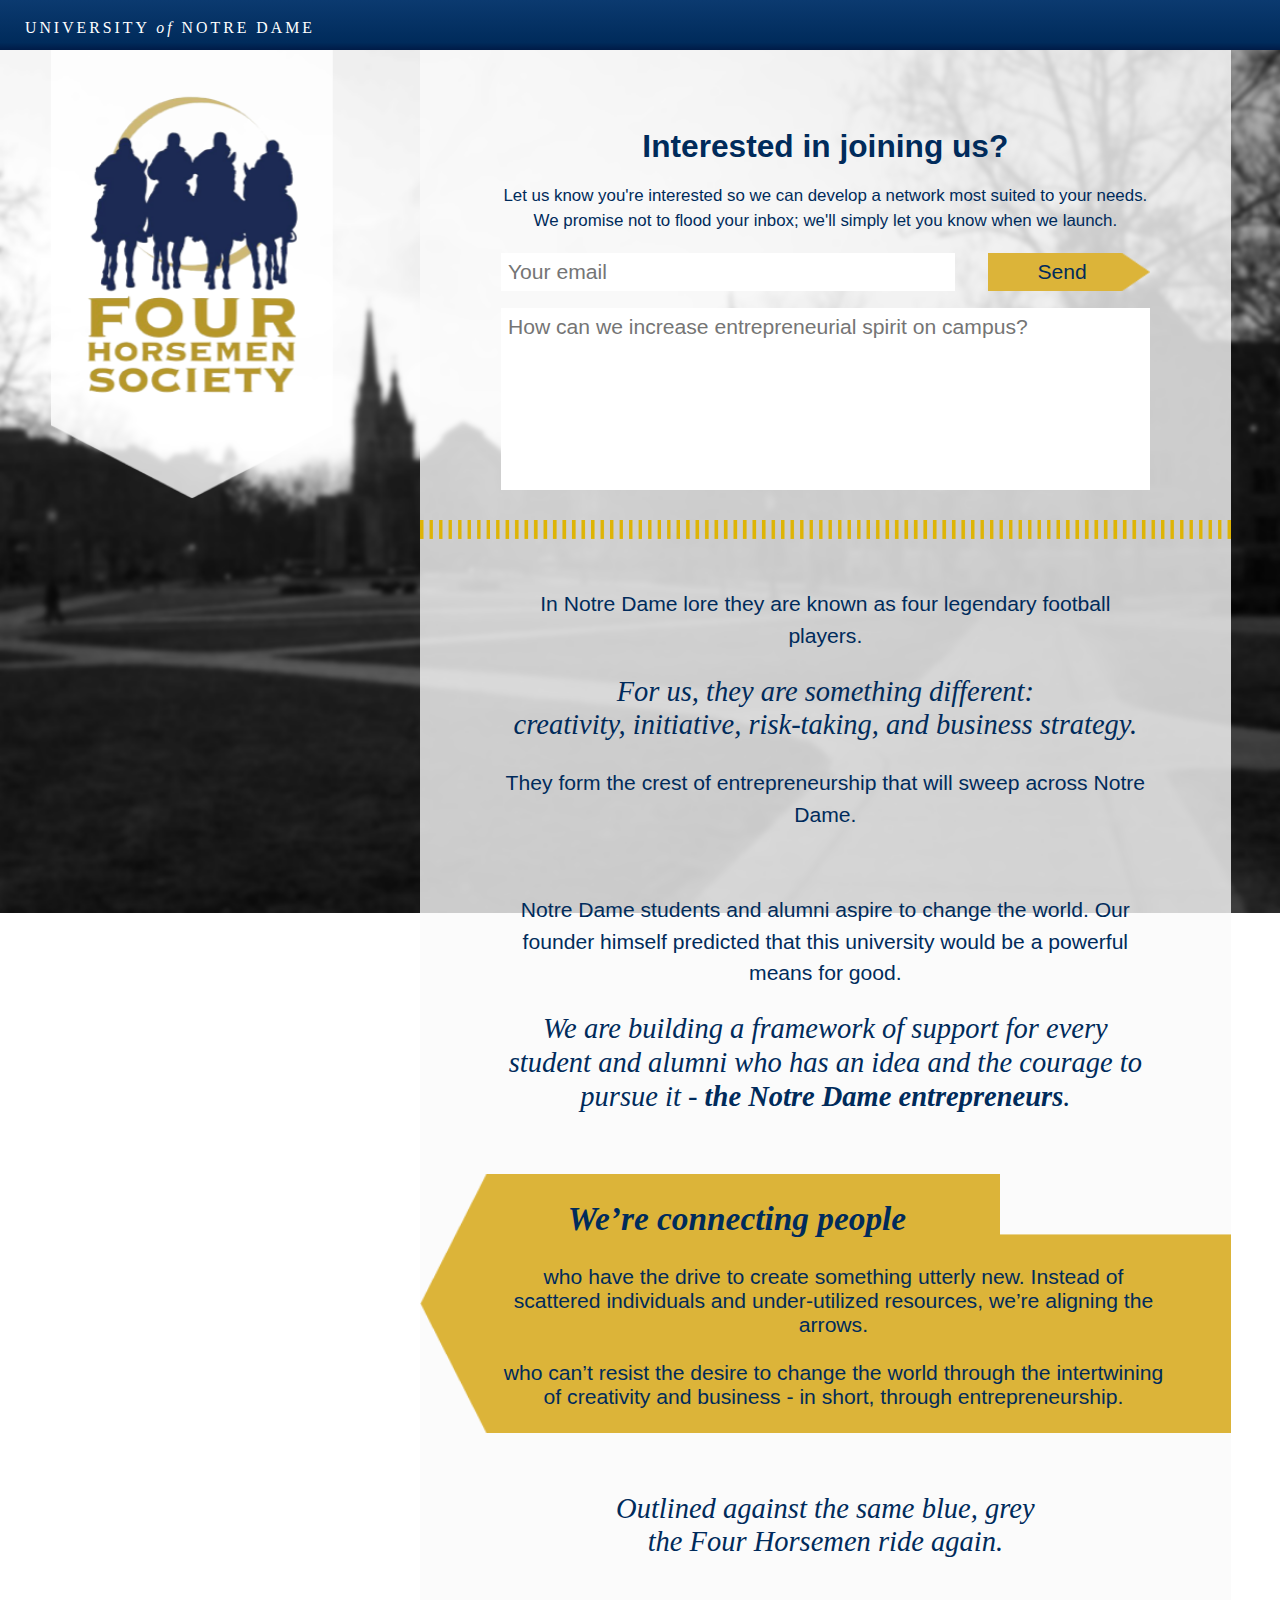
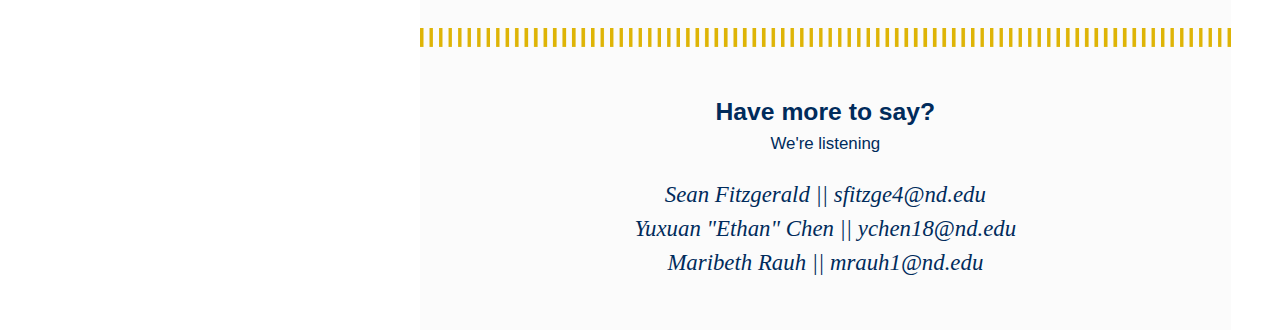
<file: index.html>
<!DOCTYPE html>
<html lang="en">
	<head>
		<meta charset="utf-8">
		<meta name="viewport" content="width=device-width" />
		<meta name="author" content="Yuxuan 'Ethan' Chen, Maribeth Rauh // Department of Computer Science and Engineering // University of Notre Dame">
		<link rel="shortcut icon" type="image/png" href="img/favicon.png"/>
        <title>Four Horsemen Founder Society</title>
        <link type="text/css" rel="stylesheet" href="stylesheets/index.css">
        <link type="text/css" rel="stylesheet" media="only screen and (max-width: 700px)" href="stylesheets/mobile.css" />
        <script src="script/jquery-1.11.0.min.js"></script>
        <script src="script/parse-1.2.18.min.js"></script>
	</head>

	<body>
		<!-- ND Web Design Standards Recommended header -->
		<header id="ND-standard-header" role="banner"> 
				<a href="http://nd.edu" id="banner-link">
					University 
					<i>of</i>
					 Notre Dame
				</a>
		</header>

		<div id="three-column-layout">
		<!-- Menu on the far left-hand side -->
			<nav class="main-menu-container">
				<ol>
					<li>About</li>
					<li>Resources</li>
					<li>Join Us</li>
					<li>Sign In</li>
				</ol>
			</nav>

			<!-- Nests the center and right conent areas -->
			<div id="middle-right-column-group">
				<!-- Banner with 4HS logo -->
				<div id="logo-banner-container">
					<div id="logo-banner">
						<img src="img/logo-banner_80.png" id="logo"/>
					</div>
				</div>

				<!-- Main, scrollable content area with footer at bottom -->
				<main>
					<form action="" id="feedback-form" name="feedback-form" method="post" name="sign-up-form">
						<h2 id="demands-testing-header">Interested in joining us?</h2>
						<p id="demands-testing-info">Let us know you're interested so we can develop a network most suited to your needs. We promise not to flood your inbox; we'll simply let you know when we launch.</p>
						<input id="basic-email-input" type="email" placeholder="Your email" name="email-input"/>
						<input id="basic-email-submit" type="submit" value="Send"/>
						<br>
						<textarea id="basic-idea-input" rows="7" cols="38" placeholder="How can we increase entrepreneurial spirit on campus?" spellcheck="true" name="idea-input"></textarea>
					</form>

					<img src="img/Linework-large hash-gold.png" id="dashed-line"/>

                    <div id="about-us">
                        <p>In Notre Dame lore they are known as four legendary football players.</p>
                        <blockquote><em>For us, they are something different: <br> creativity, initiative, risk-taking, and business strategy.</em></blockquote>
                        <p>They form the crest of entrepreneurship that will sweep across Notre Dame.</p>
                        <br><br>
                        <p>Notre Dame students and alumni aspire to change the world. Our founder himself predicted that this university would be a powerful means for good.</p>
                        <blockquote><em>We are building a framework of support for every student and alumni who has an idea and the courage to pursue it - <strong>the Notre Dame entrepreneurs</strong>.</em></blockquote> 
                        <div id="about-us-main-idea">
                            <h3><em>We’re connecting people</em></h3>
                            <p>who have the drive to create something utterly new. Instead of scattered individuals and under-utilized resources, we’re aligning the arrows.</p>
                            <br>
                            <p>who can’t resist the desire to change the world through the intertwining of creativity and business - in short, through entrepreneurship.</p>
                        </div>
                        <blockquote><em>Outlined against the same blue, grey <br>the Four Horsemen ride again.</em></blockquote>
                    </div>

					<img src="img/Linework-large hash-gold.png" id="dashed-line"/>

					<footer>
						<h3>Have more to say?</h3>
						<p>We're listening<p>
						<p>
							<em>Sean Fitzgerald || sfitzge4@nd.edu
								<br>Yuxuan "Ethan" Chen || ychen18@nd.edu
								<br>Maribeth Rauh || mrauh1@nd.edu
							</em>
						</p>
					</footer>
				</main>
			</div>
		</div>
		<script>
		  (function(i,s,o,g,r,a,m){i['GoogleAnalyticsObject']=r;i[r]=i[r]||function(){
		  (i[r].q=i[r].q||[]).push(arguments)},i[r].l=1*new Date();a=s.createElement(o),
		  m=s.getElementsByTagName(o)[0];a.async=1;a.src=g;m.parentNode.insertBefore(a,m)
		  })(window,document,'script','script/analytics.js','ga');

		  ga('create', 'UA-39341559-2', 'nd.edu');
		  ga('send', 'pageview');

		</script>
		<script src="script/uploadData.js"></script>
	</body>
</html>
</file>
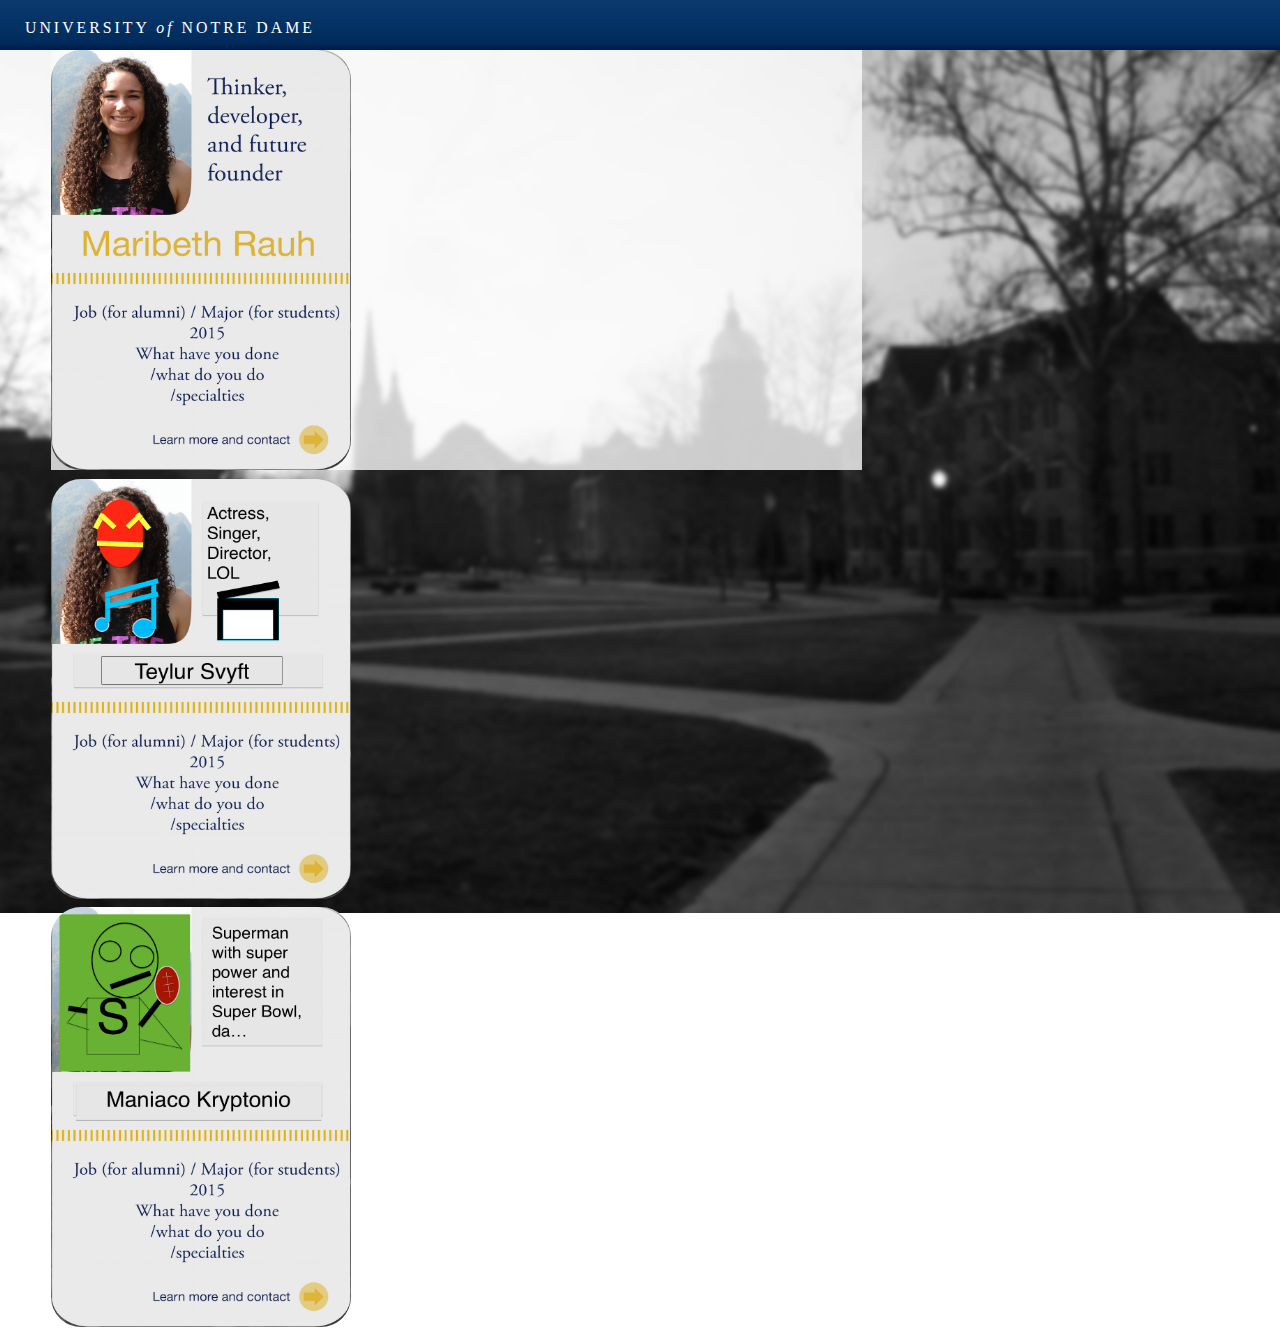
<file: resume.html>
<!-- resume.html
  -- The resume book page that includes student resumes in the form of baseball cards.
  -- ==================================================
  --				 VERSION HISTORY
  -- ==================================================
  -- + V0.9  				     	Posted Feb 20, 2014
  --   * Set up the basic framework.
  -- ==================================================
  -->

<!DOCTYPE html>
<html lang="en">
	<head>
		<meta charset="utf-8">
		<meta name="author" content="Yuxuan 'Ethan' Chen, Maribeth Rauh // Department of Computer Science and Engineering // University of Notre Dame">
        <title>Four Horsemen Founder Society</title>
        <link type="text/css" rel="stylesheet" href="stylesheets/index.css">

        <!-- Include JQuery and Javascript
          --   Editted by Ethan on 2/20/2014
          -->

	</head>

	<body>

		<script src="http://ajax.googleapis.com/ajax/libs/jquery/1.7.1/jquery.min.js" type="text/javascript"></script>
		<script src="script/jquery-ui-1.10.4.custom.min.js" type="text/javascript"></script>
		<script src="script/jquery.mousewheel.min.js" type="text/javascript"></script>
		<script src="script/jquery.smoothdivscroll-1.2.js" type="text/javascript"></script>
		<!-- ND Web Design Standards Recommended header -->
		<header id="ND-standard-header" role="banner"> 
				<a href="http://nd.edu" id="banner-link">
					University 
					<i>of</i>
					 Notre Dame
				</a>
		</header>

		<div id="3-column-layout">
		<!-- Menu on the far left-hand side -->
			<nav class="main-menu-container">
				<ol>
					<li>About</li>
					<li>Resources</li>
					<li>Join Us</li>
					<li>Sign In</li>
				</ol>
			</nav>

			<!-- Nests the center and right conent areas -->
			<div id="middle-right-column-group">
				<!-- Main, scrollable content area with footer at bottom -->
				<main>

					<!-- Resume book 
					  -- 	Edited by Ethan on February 20, 2014
					  						on March 26, 2014
					  							Changed the structure. 
					  -->
					
					<div class="resume-content">
							<div class="resume-card"><img src="img/resume/resume-1.png"></div>
							<div class="resume-card"><img src="img/resume/resume-2.png"></div>
							<div class="resume-card"><img src="img/resume/resume-3.png"></div>
					</div> <!-- resume-content -->
				</main>
			</div>
		</div>

		<script type="text/javascript">
		// Initialize the plugin with no custom options
		$(document).ready(function () {
			// None of the options are set
			$("#resume-content").smoothDivScroll({
				
        mousewheelScrolling: "allDirections",
        manualContinuousScrolling: true
			});
		});
	</script>

	</body>
</html>
</file>
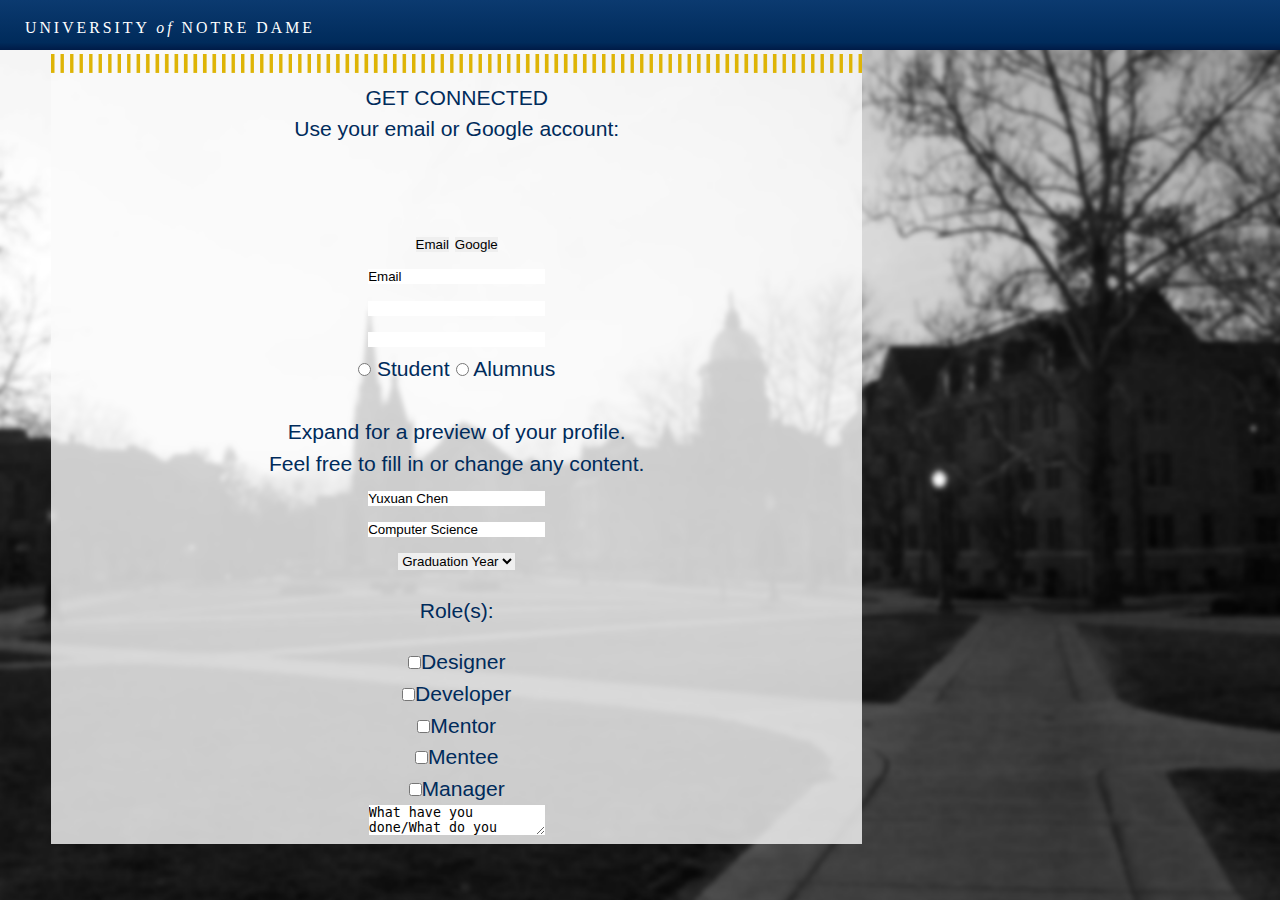
<file: signup.html>
<!-- signup.html
	 Sign up page for both ND students and alumni.
==================================================
				 VERSION HISTORY
==================================================
 + V0.9  					   Posted Feb 12, 2014
   - Set up the basic framework.
==================================================
-->
<!DOCTYPE html>
<html lang="en">
	<head>
		<meta charset="utf-8">
		<meta name="author" content="Yuxuan 'Ethan' Chen, Maribeth Rauh // Department of Computer Science and Engineering // University of Notre Dame">
        <title>Four Horsemen Founder Society</title>
        <link type="text/css" rel="stylesheet" href="stylesheets/index.css">
	</head>

	<body>
		<!-- ND Web Design Standards Recommended header -->
		<header id="ND-standard-header" role="banner"> 
				<a href="http://nd.edu" id="banner-link">
					University 
					<i>of</i>
					 Notre Dame
				</a>
		</header>

		<div id="3-column-layout">
		<!-- Menu on the far left-hand side -->
			<nav class="main-menu-container">
				<ol>
					<li>About</li>
					<li>Resources</li>
					<li>Join Us</li>
					<li>Sign In</li>
				</ol>
			</nav>

			<!-- Nests the center and right conent areas -->
			<div id="middle-right-column-group">
				<!-- Main, scrollable content area with footer at bottom -->
				<main>
					<img src="img/Linework-large hash-gold.png" id="dashed-line"/>
					<p>GET CONNECTED</p>
					<p>Use your email or Google account:</p>
					<form>
					<button>Email</button>
					<button>Google</button><br>
					<input type="email" value="Email"><br>
					<input type="password" value=""><br>
					<input type="password" value=""><br>
					<div><input type="radio"><label> Student </label><input type="radio"><label> Alumnus </label></div><br>
					<label>Expand for a preview of your profile.<br>Feel free to fill in or change any content.</label><br>
					<input type="text" value="Yuxuan Chen"><br>
					<input type="text" value="Computer Science"><br>
					<select>
						<option value="">Graduation Year</option>
						<option>2014</option>
						<option>2015</option>
						<option>2016</option>
						<option>2017</option>
					</select><br>
					<p>Role(s):</p>
					<input type="checkbox" >Designer<br>
					<input type="checkbox" >Developer<br>
					<input type="checkbox" >Mentor<br>
					<input type="checkbox" >Mentee<br>
					<input type="checkbox" >Manager<br>
					<textarea>What have you done/What do you do/Specialities</textarea>
					</form>
				</main>
			</div>
		</div>
	</body>
</html>
</file>
<file: stylesheets/index.css>
*, *:before, *:after{
	padding: 0;
	border: none;
	margin: 0;
	-moz-box-sizing: border-box; -webkit-box-sizing: border-box; box-sizing: border-box; /* Use border box model */
}
html {
		background: url(../img/background-stonehenge.png) no-repeat center center fixed;
-webkit-background-size: cover;
   -moz-background-size: cover;
  	 -o-background-size: cover;
  		background-size: cover;
  		color: #002b5b;
  		font-family: "Adobe Garamond Pro", Garamond, Georgia, Times, "Times New Roman", serif;
}
body {
  	font-size: 1.1em;
}
@media (max-width: 800px) {
  body {
   font-size: 1em; 
  }
}
@media (max-width: 600px) {
  body {
   font-size: .9em; 
  }
  input[type="submit"] {
  	font-size: .7em;
  }
}

/* For "of" in banner at top */
i {
	text-transform: none;
}
a:link#banner-link {
	color: inherit;
	text-decoration: none;
}
a:visited#banner-link {
	color: inherit;
	text-decoration: none;
}
blockquote {
    padding: 3% 10%;
}
em {
	font-family: "Adobe Garamond Pro", Garamond, Georgia, Times, "Times New Roman", serif;
    font-size: 1.35em;
}

/* =Header
-------------------------------------------------------------- */
#ND-standard-header {
	/* The old syntax, deprecated, but still needed, prefixed, for WebKit-based and old browsers */
	background: -prefix-linear-gradient(top, #0B3A70, #002b5b 85%, #001b47);
	/* The new syntax needed by standard-compliant browsers (Opera 12.1, IE 10, Fx 16 onwards), without prefix */
	background: linear-gradient(to bottom, #0B3A70, #002b5b 85%, #001b47);
	/*background-color: 	#002b5b;*/
	height: 50px;
	padding-left: 25px;
	line-height: 3.5em;
	margin: 0px;
	font-size: 	.9em;
	text-transform: uppercase;
	letter-spacing: 3px;
	color: white;
	font-weight: normal;
	position: fixed;
	width: 100%;
}

/* =Three Column Layout
-------------------------------------------------------------- */
.main-menu-container {
	width: 15%;
	float: left;
	margin-top: 50px;
}
#middle-right-column-group {
	float: right;
	/*width: 85%;*/
	/* Remove next two CSS rules when navigation bar added */
	width: 100%;
	padding-left: 4%;
	margin-top: 50px;
}
#logo-banner-container {
	width: 30%;
	float: left;
}


/* =Navigation Bar
-------------------------------------------------------------- */
nav {
	display: none;
}
ol {
	padding-top: 50px;
}
nav li {
	list-style-type: none;
	padding: 25px 15px;
	background-image: url(../img/yellow-nav-arrow.png);
	background-repeat: no-repeat;
	background-position: left center;
	font-size: 1.2em;
	font-family: "Adobe Garamond Pro", Garamond, Georgia, Times, "Times New Roman", serif;
}


/* =Logo Banner
-------------------------------------------------------------- */
#logo-banner {
	width: 85%;
	height: 20px;
}
#logo {
	/*width: 30%;
	height: auto;*/
	position: fixed;
	width: 22%;
}

/* =Main Content
-------------------------------------------------------------- */
main {
	float: left;
	width: 66%;
	background-color: rgba(250, 250, 250, 0.8);
    font-family: "Helvetica Neue", Arial, Helvetica, Verdana, sans-serif;
    line-height: 1.5em;
    text-align: center;
    font-size: 1.2em;
}
#dashed-line {
	width: 100%;
}
#about-us {
    padding: 40px 0;
}
main > div > p {
    padding: 0px 10%;
}
#about-us-main-idea {
    background: url(../img/large-emphasis-arrow_large.png) no-repeat;
    background-size:100% 100%;
    margin: 35px 0;
    padding: 0 8% 3% 10%;
    line-height: normal;
}
#about-us-main-idea > h3 {
    text-align: center;
	width: 75%;
	padding: 4%;
	padding-left: 0;
	background-color: #DCB439;
}

/* =Form
-------------------------------------------------------------- */
form {
	width: 100%;
	padding: 10%;
	padding-bottom: 0;
}
form > p {
    padding-top: 20px;
    padding-bottom: 20px;
}
#demands-testing-info {
	font-size: .8em;
	line-height: 1.5em;
}
#basic-email-input, #basic-email-submit, #basic-idea-input {
	color: #002b5b;
	padding: 7px;
	font-family: "Helvetica Neue", Arial, Helvetica, Verdana, sans-serif;
}
#basic-email-submit {
	background: url(../img/yellow-nav-arrow.png) no-repeat left center;
	background-size: 100% 100%;
	padding-right: 20px;
	width: 25%;
	float: right;
	cursor: pointer;
	font-size: 1em;
}
#basic-email-input {
	width: 70%;
	float: left;
	font-size: 1em;
}
#basic-idea-input {
	margin-top: 17px;
	margin-bottom: 17px;
	resize: none;
	width: 100%;
	font-size: 1em;
}

/* =Footer
-------------------------------------------------------------- */
footer {
	padding: 40px;
}
footer > p {
	font-size: .8em;
	padding-bottom: 10px;
}

/* =Resume Book
-------------------------------------------------------------- */
/* CSS for Resume-book
 * 	  Edited by Ethan on February 20, 2014
 *	  Baseball card dimension is hard-coded.
 */
.resume-content {
	position: relative;
	height: 420px;
	width: 300px;
}
.resume-content div {
	height: 420px;
	width: 300px;
}
.resume-content img {
	height: 420px;
	width: 300px;
	border-radius: 30px;
}
.resume-scroller { 
	height: 420px; 
	overflow:hidden; 
}
.resume-card {
	display: inline-block;
}
.resume-button-wrap {
	background-color: transparent;
}
.resume-button-wrap:hover {
	background-color: #e6e6e6;
}
.resume-button {
	margin: 5px;
	background-color: transparent;
}
.resume-button img {
	height: 42px;
	width: 42px;
}
</file>
<file: stylesheets/mobile.css>
/* Styles for the site when viewed on a screen that is 700px or less */

/* LAYOUT
Change to single column layout */
#logo-banner-container {
	display: none;
}
main {
	float: none;
	margin: auto;
	width: 90%;
}
#middle-right-column-group {
	padding-left: 0;
}

/* MAIN COLUMN
Touch up CSS inside main column to look better on mobile */
#about-us-main-idea {
	background-image: none;
	background-color: #DCB439;
}
#about-us-main-idea > h3 {
	margin: auto;
	padding: 4%; /* Left padding was 0 in non-mobile */
}
</file>
